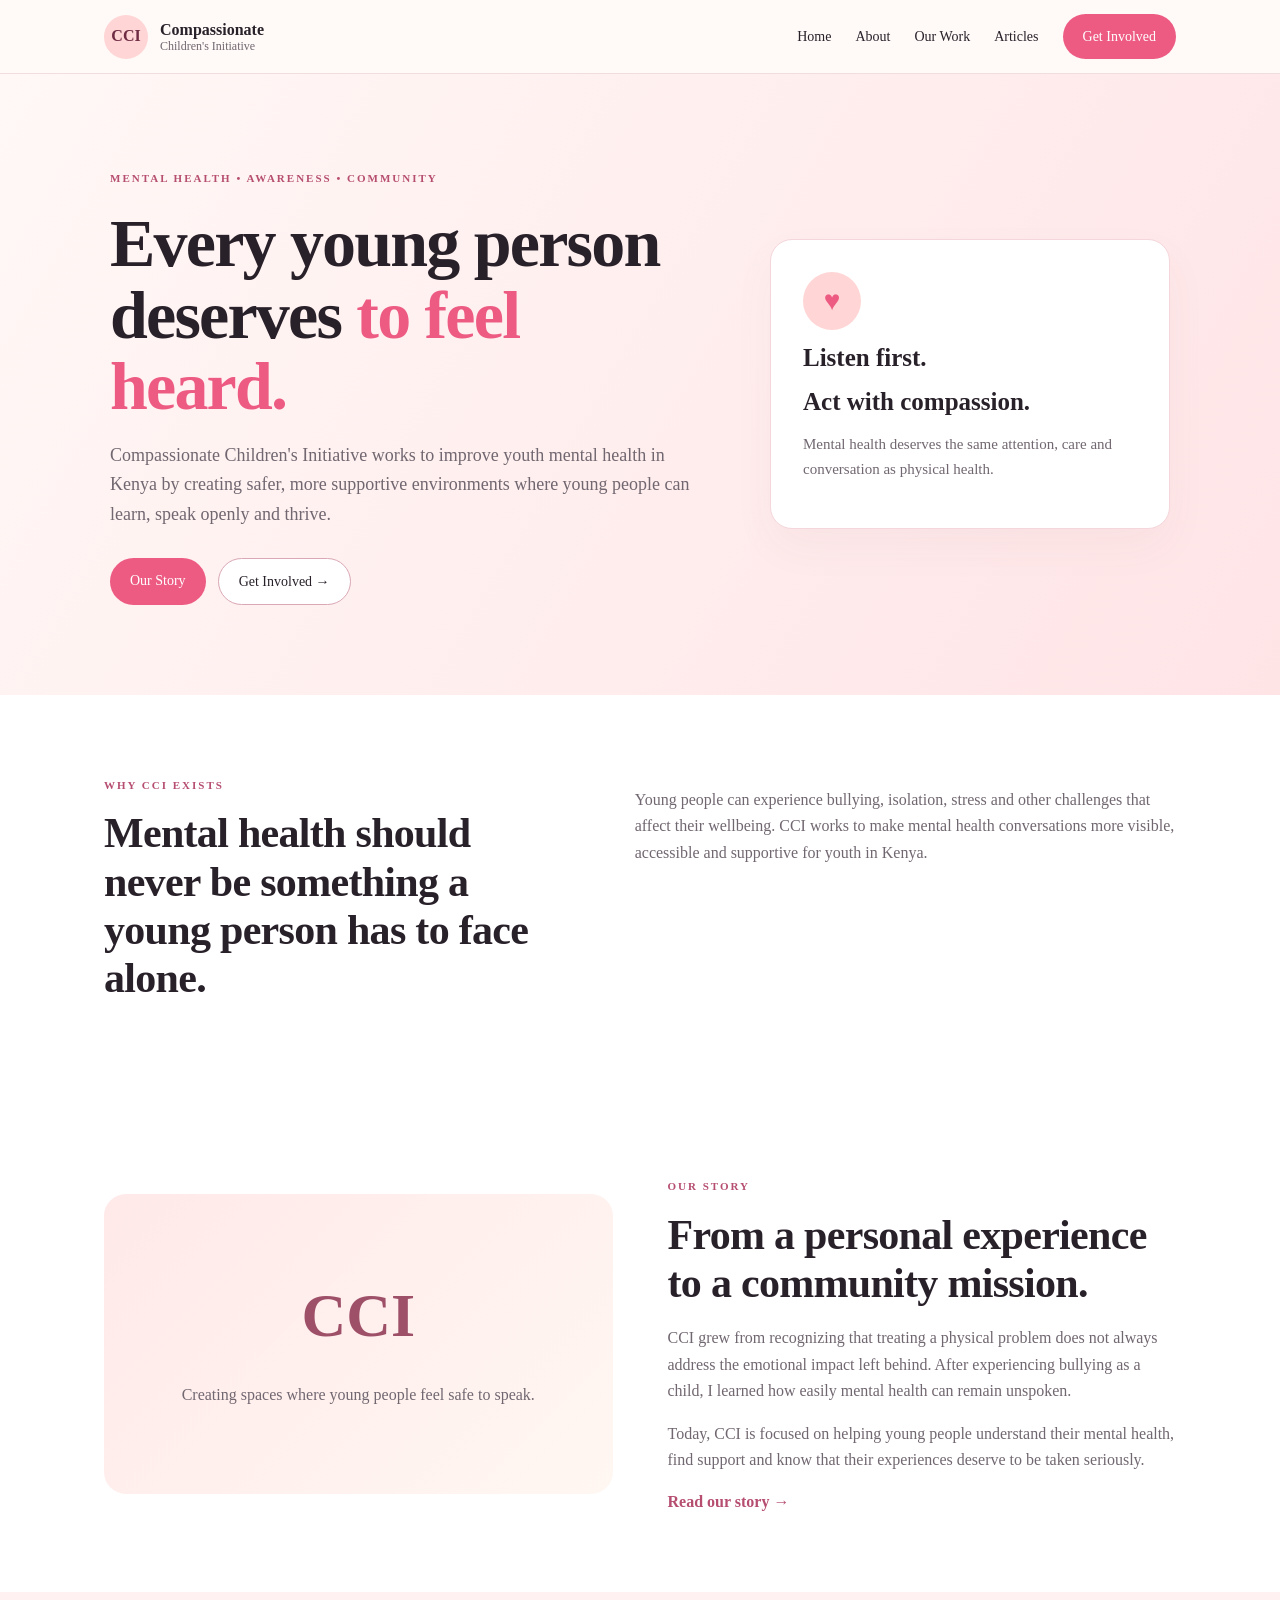
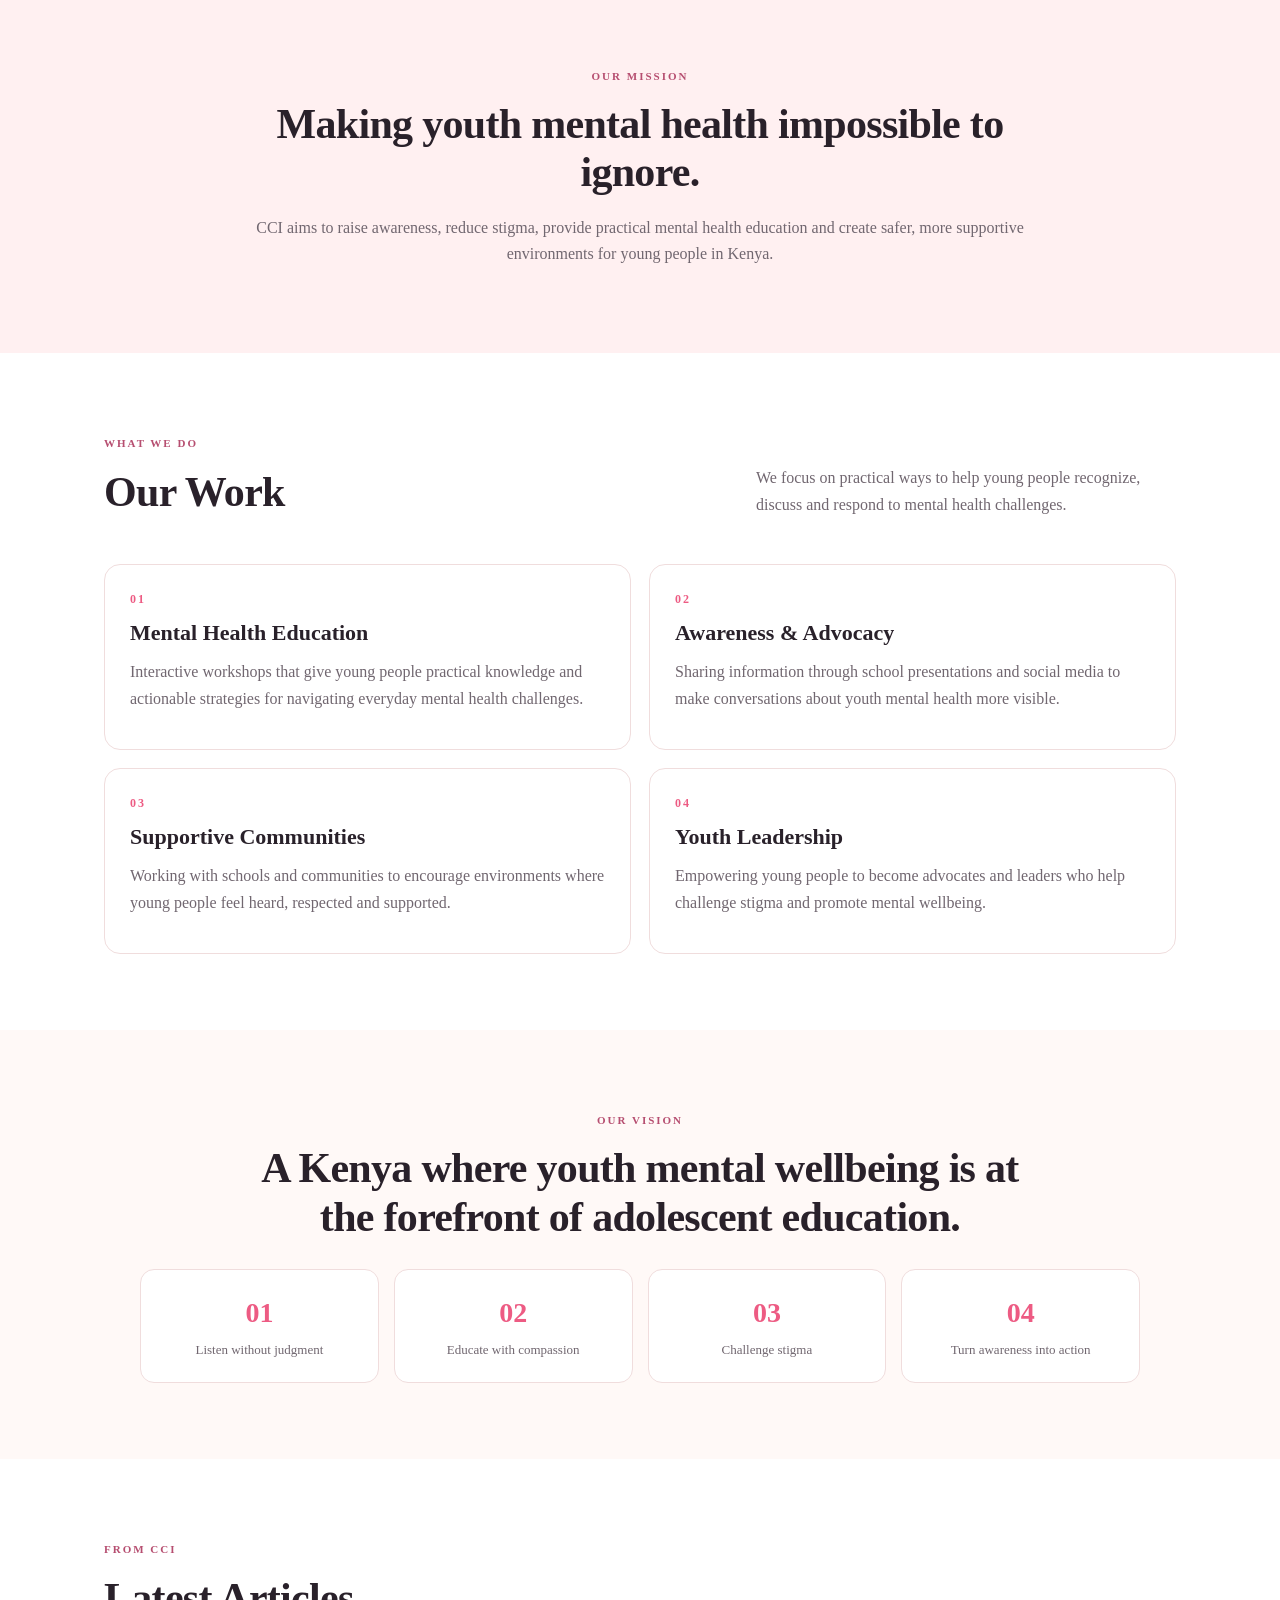
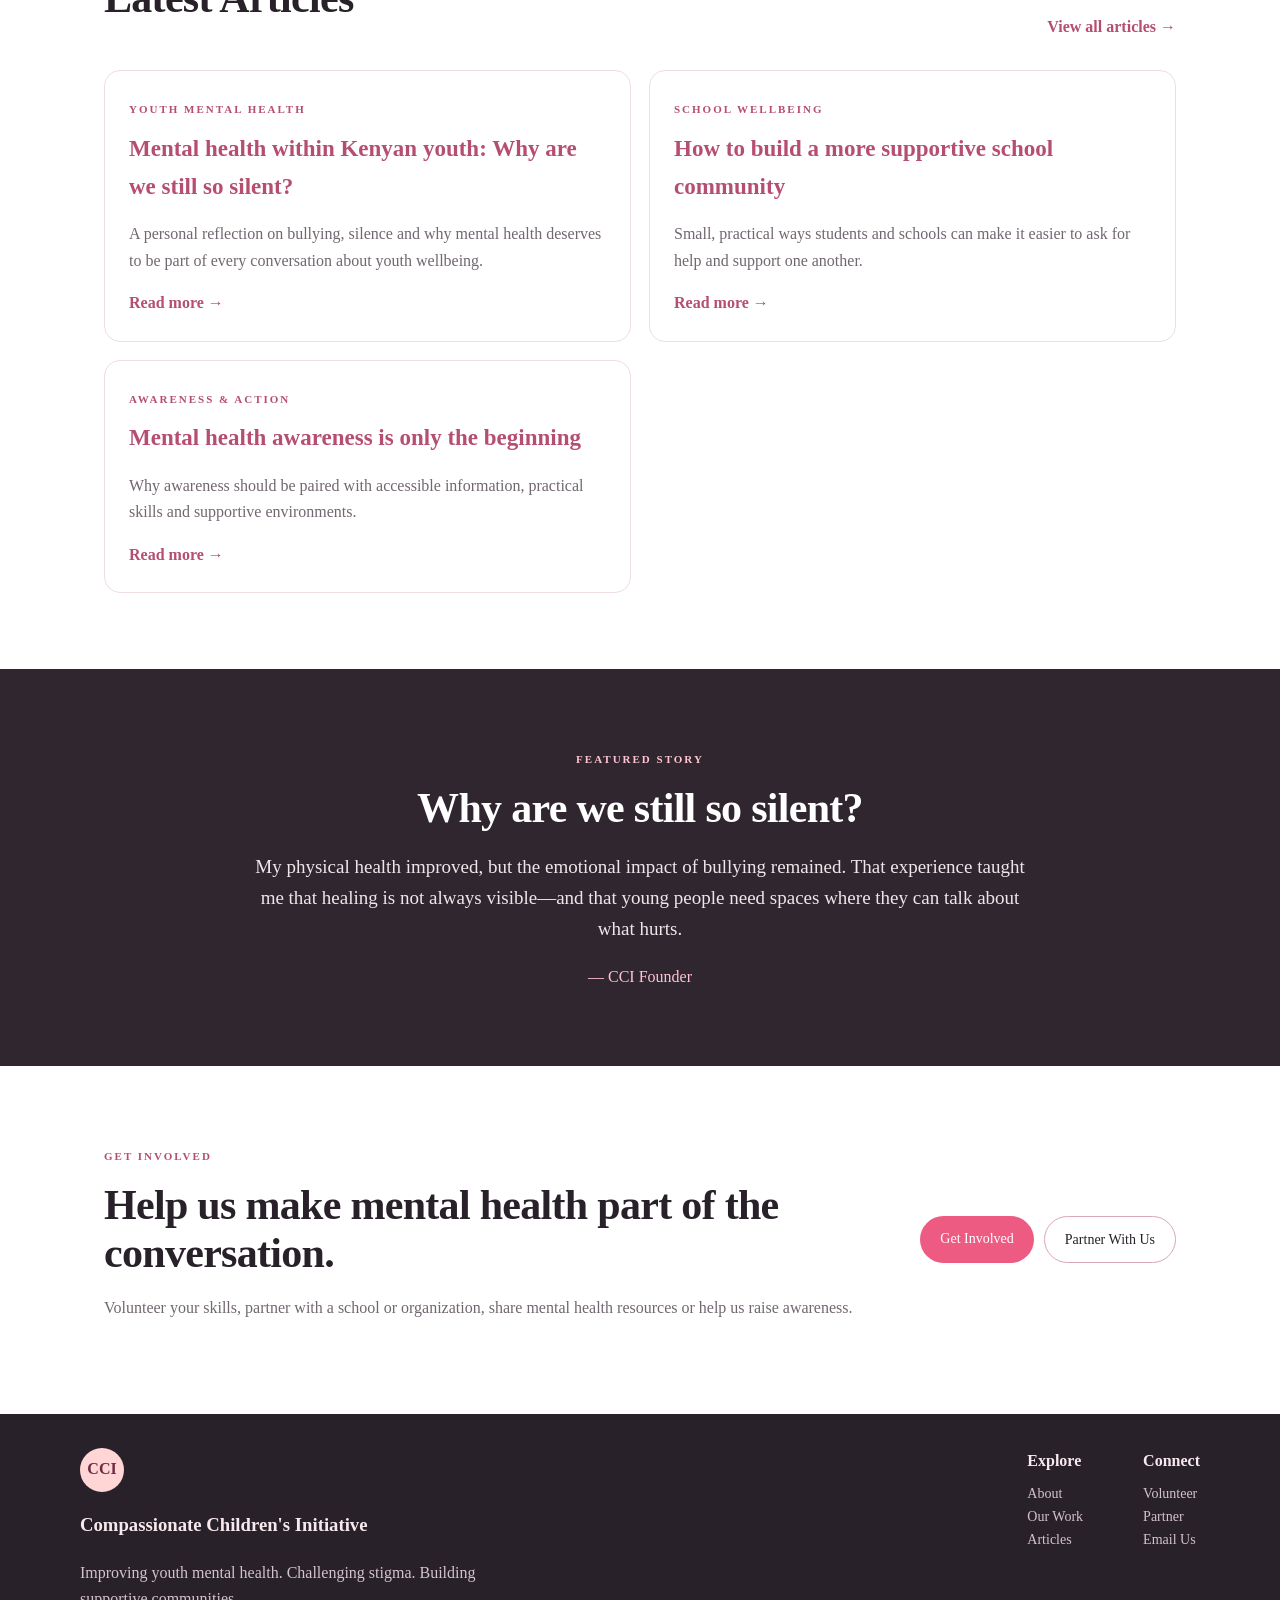
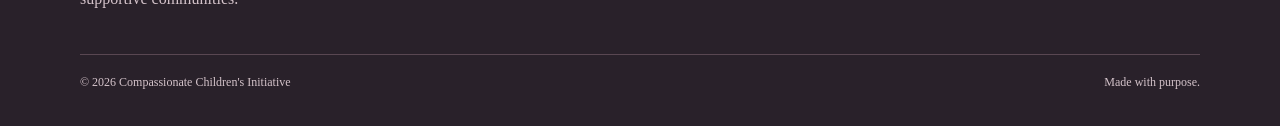
<file: index.html>
<!DOCTYPE html>
<html lang="en"><head><meta charset="UTF-8"><meta name="viewport" content="width=device-width,initial-scale=1.0">
<title>Compassionate Children's Initiative | Youth Mental Health in Kenya</title>
<meta name="description" content="CCI promotes youth mental health in Kenya through awareness, education, supportive environments and community action.">
<link rel="stylesheet" href="style.css"></head><body>
<header class="navbar"><div class="nav-container"><a href="index.html" class="logo"><span>CCI</span><div><strong>Compassionate</strong><small>Children's Initiative</small></div></a><button class="menu-toggle" id="menuToggle">☰</button><nav id="navMenu"><a href="index.html">Home</a><a href="about.html">About</a><a href="programs.html">Our Work</a><a href="articles.html">Articles</a><a href="get-involved.html" class="nav-button">Get Involved</a></nav></div></header>
<main>
<section class="hero"><div class="hero-content"><span class="eyebrow">MENTAL HEALTH • AWARENESS • COMMUNITY</span><h1>Every young person deserves <span>to feel heard.</span></h1><p>Compassionate Children's Initiative works to improve youth mental health in Kenya by creating safer, more supportive environments where young people can learn, speak openly and thrive.</p><div class="hero-buttons"><a href="about.html" class="button primary">Our Story</a><a href="get-involved.html" class="button secondary">Get Involved →</a></div></div><div class="hero-card"><div class="hero-circle">♥</div><h3>Listen first.</h3><h3>Act with compassion.</h3><p>Mental health deserves the same attention, care and conversation as physical health.</p></div></section>

<section class="intro"><div><span class="section-label">WHY CCI EXISTS</span><h2>Mental health should never be something a young person has to face alone.</h2></div><p>Young people can experience bullying, isolation, stress and other challenges that affect their wellbeing. CCI works to make mental health conversations more visible, accessible and supportive for youth in Kenya.</p></section>

<section class="section about"><div class="section-image"><div class="image-placeholder"><span>CCI</span><p>Creating spaces where young people feel safe to speak.</p></div></div><div class="about-content"><span class="section-label">OUR STORY</span><h2>From a personal experience to a community mission.</h2><p>CCI grew from recognizing that treating a physical problem does not always address the emotional impact left behind. After experiencing bullying as a child, I learned how easily mental health can remain unspoken.</p><p>Today, CCI is focused on helping young people understand their mental health, find support and know that their experiences deserve to be taken seriously.</p><a href="about.html" class="text-link">Read our story →</a></div></section>

<section class="mission"><div class="mission-content"><span class="section-label">OUR MISSION</span><h2>Making youth mental health impossible to ignore.</h2><p>CCI aims to raise awareness, reduce stigma, provide practical mental health education and create safer, more supportive environments for young people in Kenya.</p></div></section>

<section class="section"><div class="section-heading"><div><span class="section-label">WHAT WE DO</span><h2>Our Work</h2></div><p>We focus on practical ways to help young people recognize, discuss and respond to mental health challenges.</p></div><div class="program-grid"><article class="program-card"><div class="program-number">01</div><h3>Mental Health Education</h3><p>Interactive workshops that give young people practical knowledge and actionable strategies for navigating everyday mental health challenges.</p></article><article class="program-card"><div class="program-number">02</div><h3>Awareness & Advocacy</h3><p>Sharing information through school presentations and social media to make conversations about youth mental health more visible.</p></article><article class="program-card"><div class="program-number">03</div><h3>Supportive Communities</h3><p>Working with schools and communities to encourage environments where young people feel heard, respected and supported.</p></article><article class="program-card"><div class="program-number">04</div><h3>Youth Leadership</h3><p>Empowering young people to become advocates and leaders who help challenge stigma and promote mental wellbeing.</p></article></div></section>

<section class="impact"><div class="impact-heading"><span class="section-label">OUR VISION</span><h2>A Kenya where youth mental wellbeing is at the forefront of adolescent education.</h2></div><div class="stats"><div class="stat"><strong>01</strong><span>Listen without judgment</span></div><div class="stat"><strong>02</strong><span>Educate with compassion</span></div><div class="stat"><strong>03</strong><span>Challenge stigma</span></div><div class="stat"><strong>04</strong><span>Turn awareness into action</span></div></div></section>

<section class="section"><div class="section-heading"><div><span class="section-label">FROM CCI</span><h2>Latest Articles</h2></div><a href="articles.html" class="text-link">View all articles →</a></div><div class="article-grid" id="latestArticles"></div></section>

<section class="story"><div class="story-text"><span class="section-label">FEATURED STORY</span><h2>Why are we still so silent?</h2><p>My physical health improved, but the emotional impact of bullying remained. That experience taught me that healing is not always visible—and that young people need spaces where they can talk about what hurts.</p><span class="story-author">— CCI Founder</span></div></section>

<section class="get-involved"><div><span class="section-label">GET INVOLVED</span><h2>Help us make mental health part of the conversation.</h2><p>Volunteer your skills, partner with a school or organization, share mental health resources or help us raise awareness.</p></div><div class="involvement-buttons"><a href="get-involved.html" class="button primary">Get Involved</a><a href="get-involved.html" class="button secondary">Partner With Us</a></div></section>
</main>
<footer><div class="footer-main"><div class="footer-brand"><div class="footer-logo">CCI</div><h3>Compassionate Children's Initiative</h3><p>Improving youth mental health. Challenging stigma. Building supportive communities.</p></div><div class="footer-links"><div><h4>Explore</h4><a href="about.html">About</a><a href="programs.html">Our Work</a><a href="articles.html">Articles</a></div><div><h4>Connect</h4><a href="get-involved.html">Volunteer</a><a href="get-involved.html">Partner</a><a href="mailto:cci@example.com">Email Us</a></div></div></div><div class="footer-bottom"><span>© 2026 Compassionate Children's Initiative</span><span>Made with purpose.</span></div></footer>
<script src="articles.js"></script><script src="script.js"></script></body></html>
</file>
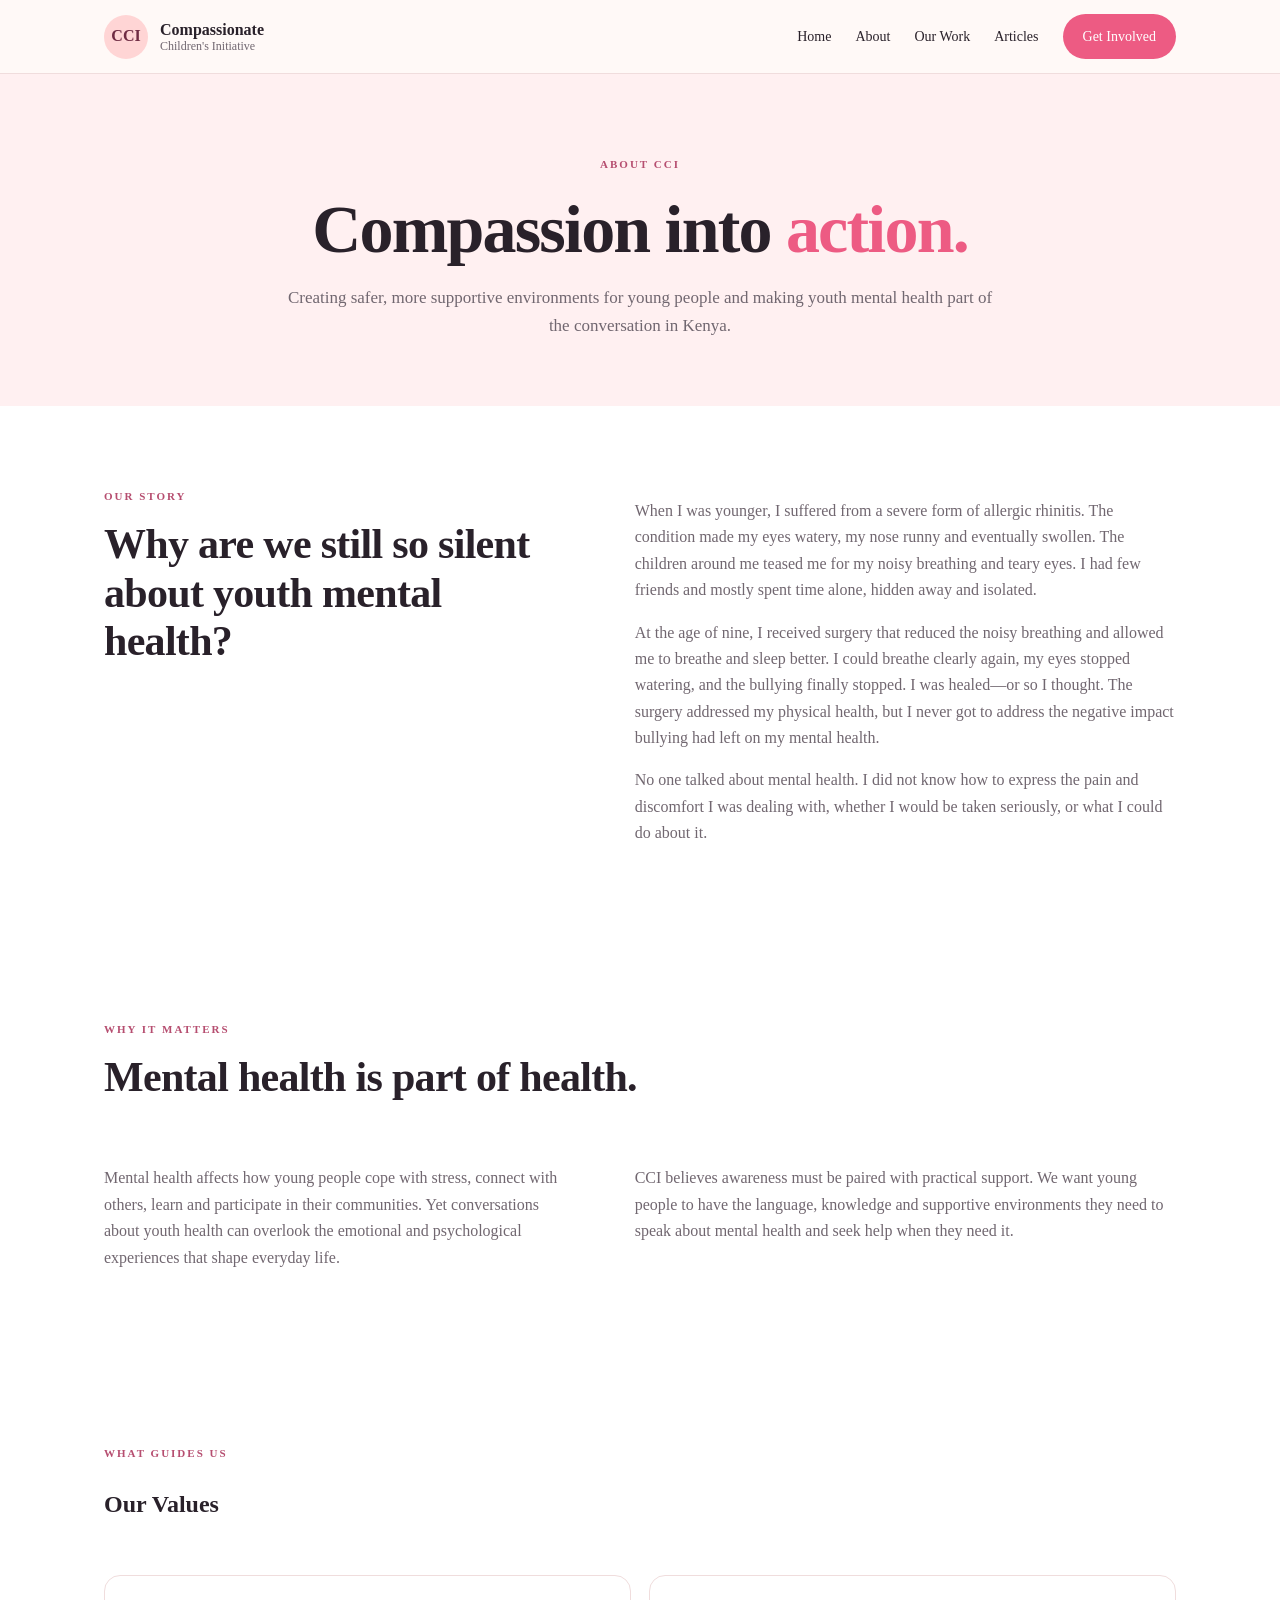
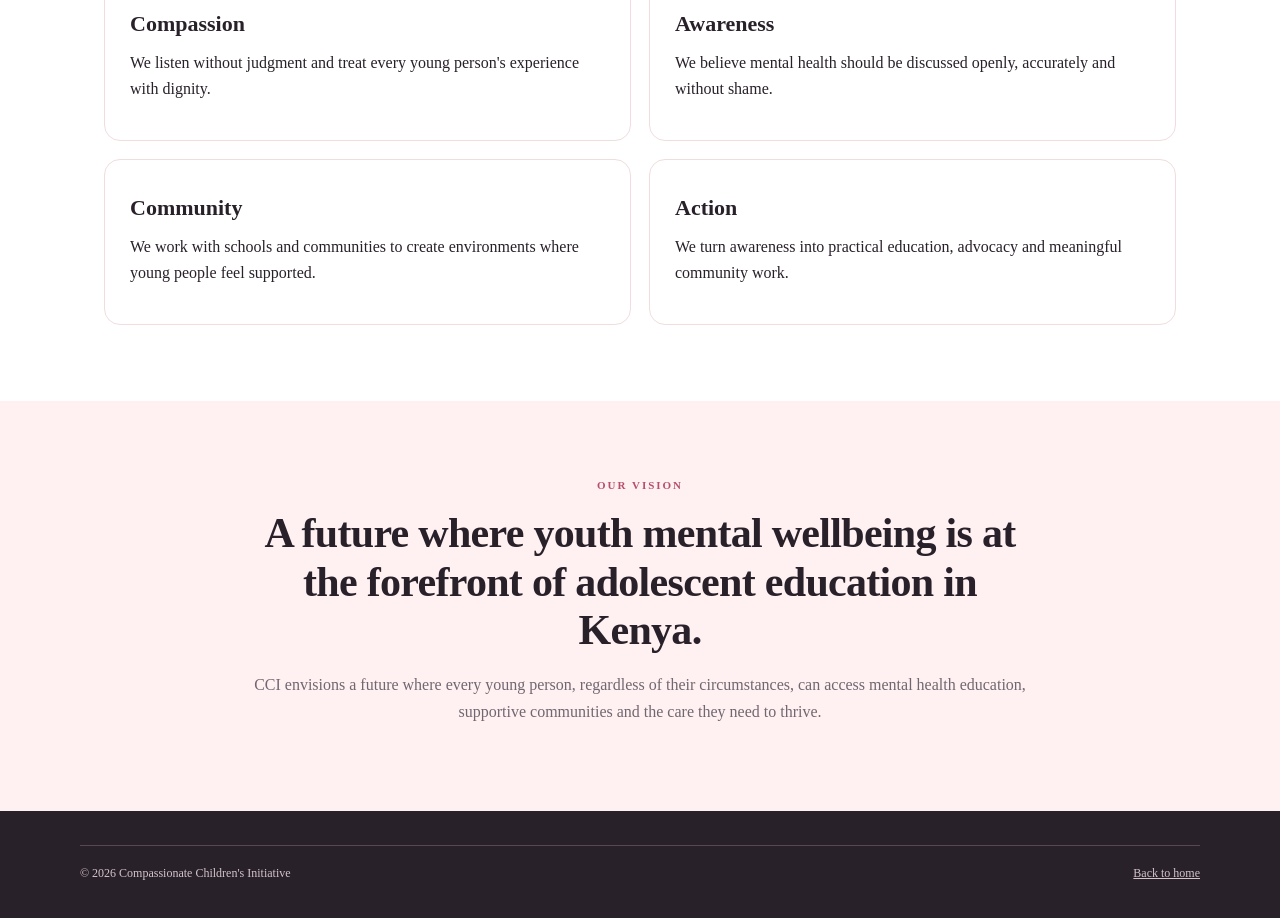
<file: about (1).html>
<!DOCTYPE html><html lang="en"><head><meta charset="UTF-8"><meta name="viewport" content="width=device-width,initial-scale=1.0"><title>About Us | CCI</title><link rel="stylesheet" href="style.css"></head><body>
<header class="navbar"><div class="nav-container"><a href="index.html" class="logo"><span>CCI</span><div><strong>Compassionate</strong><small>Children's Initiative</small></div></a><button class="menu-toggle" id="menuToggle">☰</button><nav id="navMenu"><a href="index.html">Home</a><a href="about.html">About</a><a href="programs.html">Our Work</a><a href="articles.html">Articles</a><a href="get-involved.html" class="nav-button">Get Involved</a></nav></div></header>
<main><section class="page-hero"><span class="eyebrow">ABOUT CCI</span><h1>Compassion into <span>action.</span></h1><p>Creating safer, more supportive environments for young people and making youth mental health part of the conversation in Kenya.</p></section>

<section class="section two-col"><div><span class="section-label">OUR STORY</span><h2>Why are we still so silent about youth mental health?</h2></div><div>
<p>When I was younger, I suffered from a severe form of allergic rhinitis. The condition made my eyes watery, my nose runny and eventually swollen. The children around me teased me for my noisy breathing and teary eyes. I had few friends and mostly spent time alone, hidden away and isolated.</p>
<p>At the age of nine, I received surgery that reduced the noisy breathing and allowed me to breathe and sleep better. I could breathe clearly again, my eyes stopped watering, and the bullying finally stopped. I was healed—or so I thought. The surgery addressed my physical health, but I never got to address the negative impact bullying had left on my mental health.</p>
<p>No one talked about mental health. I did not know how to express the pain and discomfort I was dealing with, whether I would be taken seriously, or what I could do about it.</p>
</div></section>

<section class="section"><div class="section-heading"><div><span class="section-label">WHY IT MATTERS</span><h2>Mental health is part of health.</h2></div></div><div class="two-col"><div><p>Mental health affects how young people cope with stress, connect with others, learn and participate in their communities. Yet conversations about youth health can overlook the emotional and psychological experiences that shape everyday life.</p></div><div><p>CCI believes awareness must be paired with practical support. We want young people to have the language, knowledge and supportive environments they need to speak about mental health and seek help when they need it.</p></div></div></section>

<section class="values"><div class="section-heading"><div><span class="section-label">WHAT GUIDES US</span><h2>Our Values</h2></div></div><div class="program-grid"><article class="program-card"><h3>Compassion</h3><p>We listen without judgment and treat every young person's experience with dignity.</p></article><article class="program-card"><h3>Awareness</h3><p>We believe mental health should be discussed openly, accurately and without shame.</p></article><article class="program-card"><h3>Community</h3><p>We work with schools and communities to create environments where young people feel supported.</p></article><article class="program-card"><h3>Action</h3><p>We turn awareness into practical education, advocacy and meaningful community work.</p></article></div></section>

<section class="mission"><div class="mission-content"><span class="section-label">OUR VISION</span><h2>A future where youth mental wellbeing is at the forefront of adolescent education in Kenya.</h2><p>CCI envisions a future where every young person, regardless of their circumstances, can access mental health education, supportive communities and the care they need to thrive.</p></div></section></main>
<footer><div class="footer-bottom"><span>© 2026 Compassionate Children's Initiative</span><a href="index.html">Back to home</a></div></footer><script src="script.js"></script></body></html>
</file>
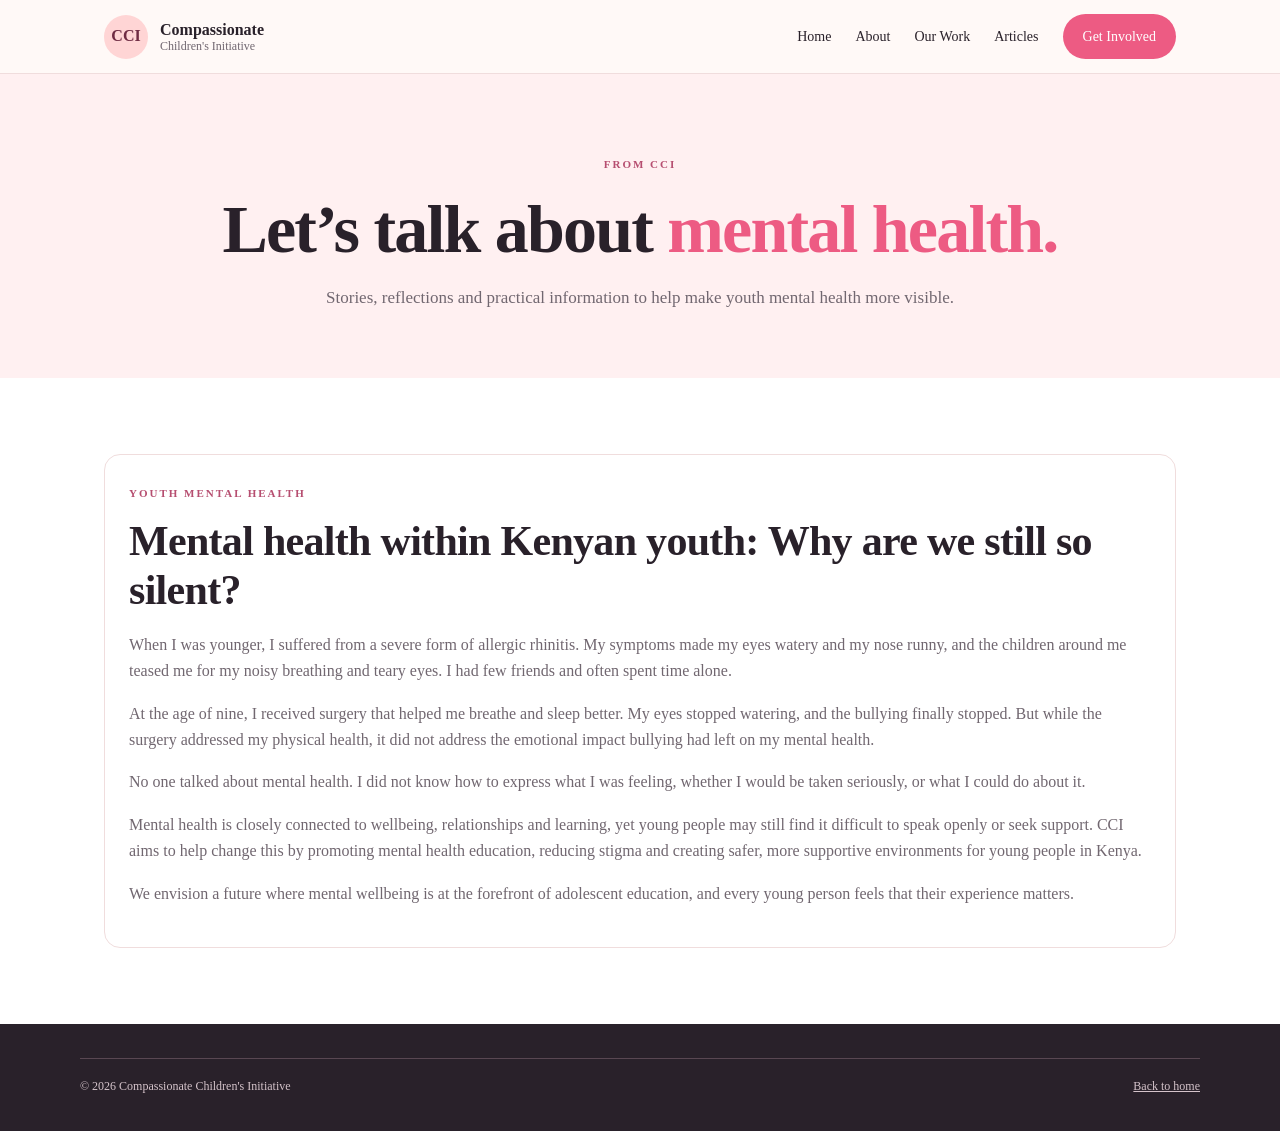
<file: articles (1).html>
<!DOCTYPE html><html lang="en"><head><meta charset="UTF-8"><meta name="viewport" content="width=device-width,initial-scale=1"><title>Articles | CCI</title><link rel="stylesheet" href="style.css"></head><body><header class="navbar"><div class="nav-container"><a href="index.html" class="logo"><span>CCI</span><div><strong>Compassionate</strong><small>Children's Initiative</small></div></a><button class="menu-toggle" id="menuToggle">☰</button><nav id="navMenu"><a href="index.html">Home</a><a href="about.html">About</a><a href="programs.html">Our Work</a><a href="articles.html">Articles</a><a href="get-involved.html" class="nav-button">Get Involved</a></nav></div></header><main><section class="page-hero"><span class="eyebrow">FROM CCI</span><h1>Let’s talk about <span>mental health.</span></h1><p>Stories, reflections and practical information to help make youth mental health more visible.</p></section><section class="section"><article class="article-card"><span class="section-label">YOUTH MENTAL HEALTH</span><h2>Mental health within Kenyan youth: Why are we still so silent?</h2><p>When I was younger, I suffered from a severe form of allergic rhinitis. My symptoms made my eyes watery and my nose runny, and the children around me teased me for my noisy breathing and teary eyes. I had few friends and often spent time alone.</p><p>At the age of nine, I received surgery that helped me breathe and sleep better. My eyes stopped watering, and the bullying finally stopped. But while the surgery addressed my physical health, it did not address the emotional impact bullying had left on my mental health.</p><p>No one talked about mental health. I did not know how to express what I was feeling, whether I would be taken seriously, or what I could do about it.</p><p>Mental health is closely connected to wellbeing, relationships and learning, yet young people may still find it difficult to speak openly or seek support. CCI aims to help change this by promoting mental health education, reducing stigma and creating safer, more supportive environments for young people in Kenya.</p><p>We envision a future where mental wellbeing is at the forefront of adolescent education, and every young person feels that their experience matters.</p></article></section></main><footer><div class="footer-bottom"><span>© 2026 Compassionate Children's Initiative</span><a href="index.html">Back to home</a></div></footer><script src="script.js"></script></body></html>
</file>
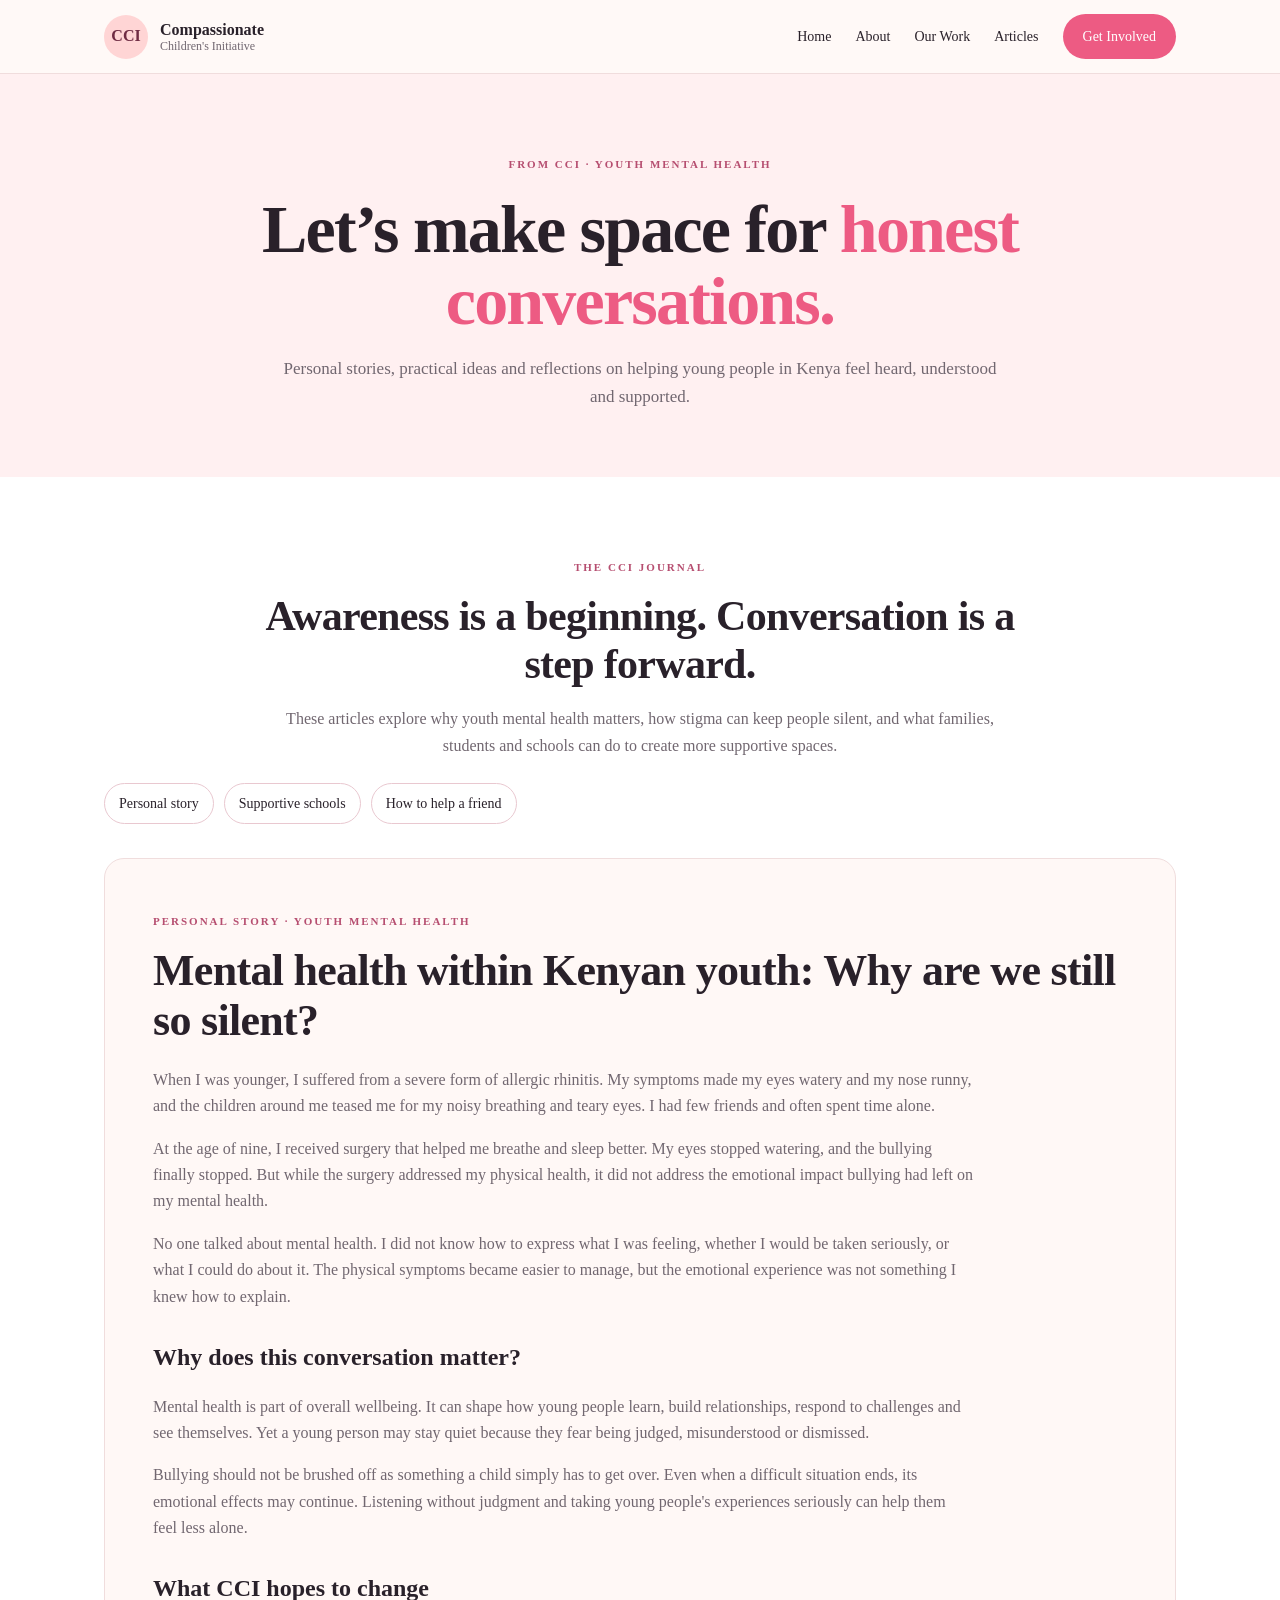
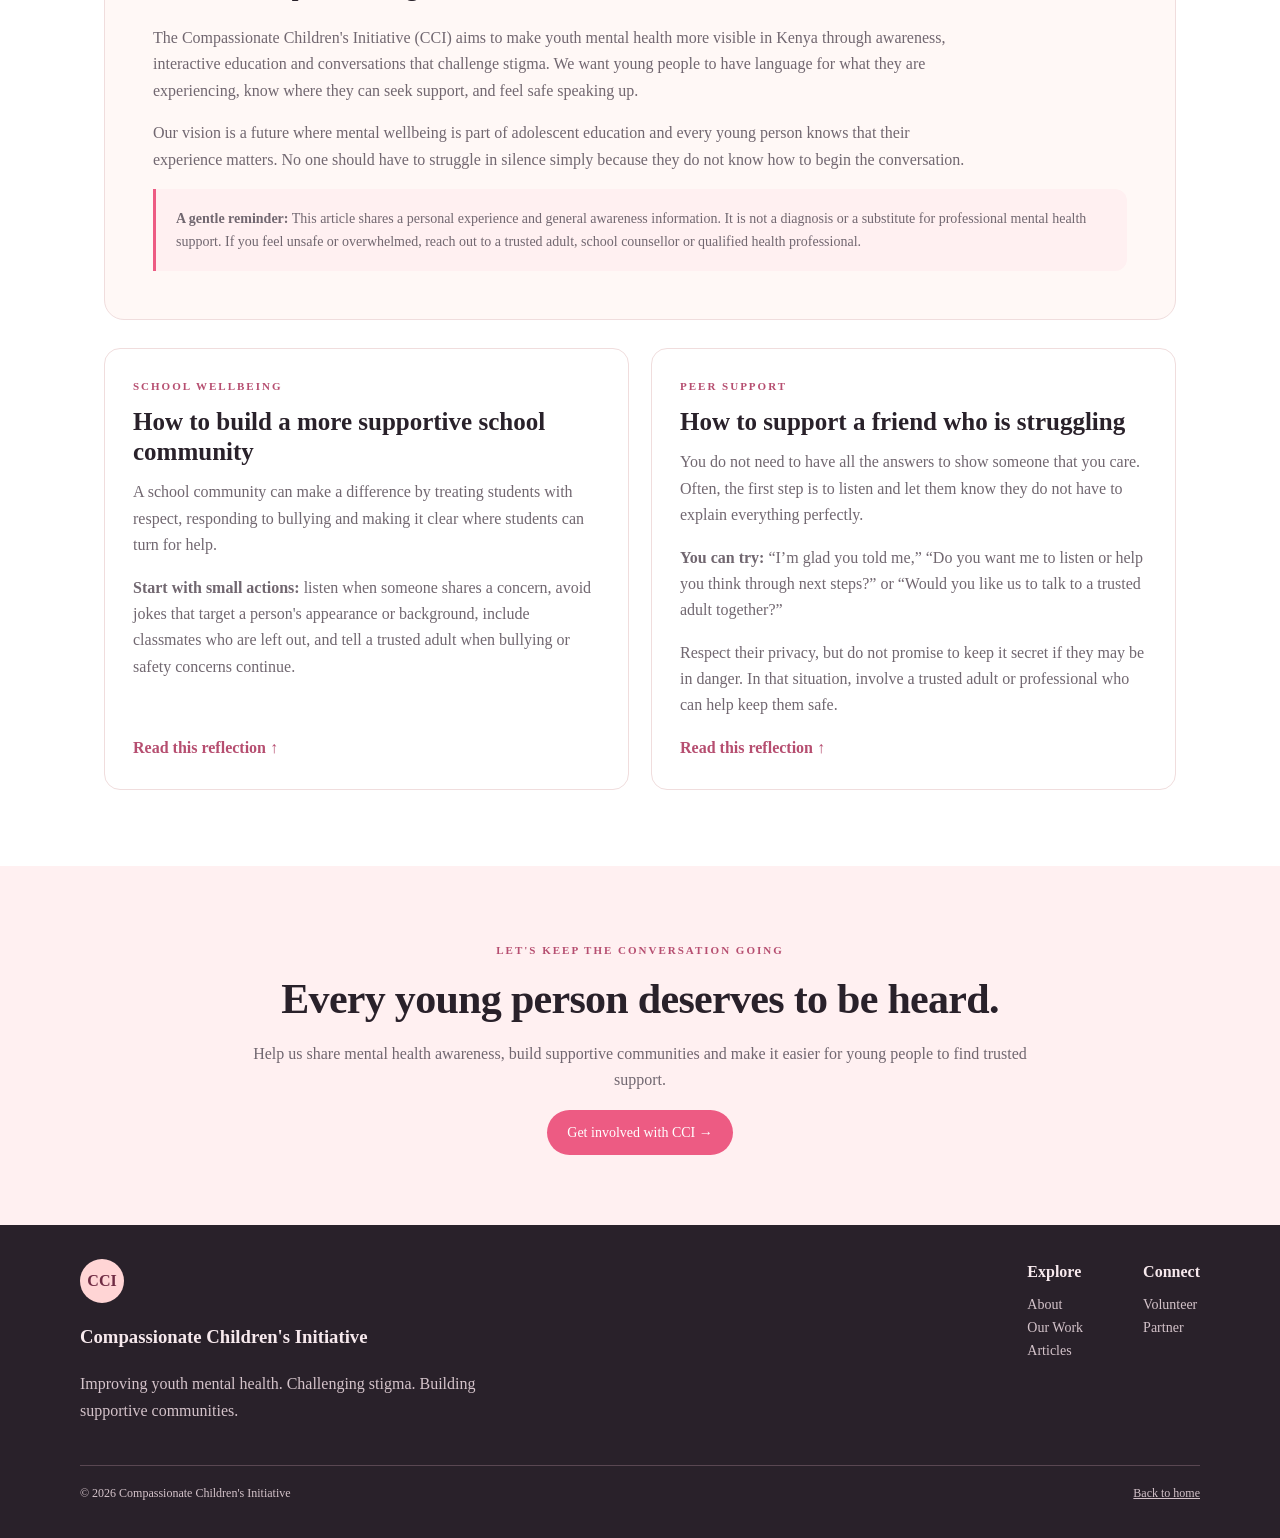
<file: articles (2).html>
<!DOCTYPE html>
<html lang="en">
<head>
  <meta charset="UTF-8">
  <meta name="viewport" content="width=device-width, initial-scale=1.0">
  <title>Articles & Resources | Compassionate Children's Initiative</title>
  <meta name="description" content="Stories, practical guidance and conversations about youth mental health in Kenya from Compassionate Children's Initiative.">
  <link rel="stylesheet" href="style.css">
  <style>
    .articles-intro{max-width:760px;margin:0 auto;text-align:center}
    .article-list{display:grid;grid-template-columns:repeat(2,minmax(0,1fr));gap:22px}
    .article-card{height:100%;display:flex;flex-direction:column;align-items:flex-start;padding:28px}
    .article-card h2,.article-card h3{font-size:25px;line-height:1.2;margin:12px 0}
    .article-card p{margin:0 0 16px}
    .article-card .read-link{margin-top:auto;color:#b64e70;font-weight:bold;text-decoration:none}
    .article-feature{background:#fff8f6;border:1px solid var(--line);border-radius:20px;padding:clamp(24px,5vw,48px);margin-bottom:28px}
    .article-feature h2{font-size:clamp(30px,4vw,44px);line-height:1.15;margin:12px 0 20px}
    .article-feature p{max-width:820px;color:var(--muted)}
    .article-feature h3{font-size:24px;margin:28px 0 8px}
    .resource-note{padding:18px 20px;border-left:3px solid var(--hot);background:#fff0f1;border-radius:0 12px 12px 0;color:var(--muted);font-size:14px}
    .article-nav{display:flex;gap:10px;flex-wrap:wrap;margin:24px 0 34px}
    .article-nav a{border:1px solid #e9c8d0;border-radius:999px;padding:8px 14px;text-decoration:none;font-size:14px}
    .article-nav a:hover{background:#fff0f1}
    @media(max-width:760px){.article-list{grid-template-columns:1fr}}
  </style>
</head>
<body>
  <header class="navbar">
    <div class="nav-container">
      <a href="index.html" class="logo"><span>CCI</span><div><strong>Compassionate</strong><small>Children's Initiative</small></div></a>
      <button class="menu-toggle" id="menuToggle" aria-label="Open navigation" aria-expanded="false">☰</button>
      <nav id="navMenu" aria-label="Main navigation">
        <a href="index.html">Home</a><a href="about.html">About</a><a href="programs.html">Our Work</a><a href="articles.html" aria-current="page">Articles</a><a href="get-involved.html" class="nav-button">Get Involved</a>
      </nav>
    </div>
  </header>

  <main>
    <section class="page-hero">
      <span class="eyebrow">FROM CCI · YOUTH MENTAL HEALTH</span>
      <h1>Let’s make space for <span>honest conversations.</span></h1>
      <p>Personal stories, practical ideas and reflections on helping young people in Kenya feel heard, understood and supported.</p>
    </section>

    <section class="section">
      <div class="articles-intro">
        <span class="section-label">THE CCI JOURNAL</span>
        <h2>Awareness is a beginning. Conversation is a step forward.</h2>
        <p>These articles explore why youth mental health matters, how stigma can keep people silent, and what families, students and schools can do to create more supportive spaces.</p>
      </div>
      <nav class="article-nav" aria-label="Jump to an article">
        <a href="#featured">Personal story</a><a href="#supportive-schools">Supportive schools</a><a href="#how-to-help">How to help a friend</a>
      </nav>

      <article class="article-feature" id="featured">
        <span class="section-label">PERSONAL STORY · YOUTH MENTAL HEALTH</span>
        <h2>Mental health within Kenyan youth: Why are we still so silent?</h2>
        <p>When I was younger, I suffered from a severe form of allergic rhinitis. My symptoms made my eyes watery and my nose runny, and the children around me teased me for my noisy breathing and teary eyes. I had few friends and often spent time alone.</p>
        <p>At the age of nine, I received surgery that helped me breathe and sleep better. My eyes stopped watering, and the bullying finally stopped. But while the surgery addressed my physical health, it did not address the emotional impact bullying had left on my mental health.</p>
        <p>No one talked about mental health. I did not know how to express what I was feeling, whether I would be taken seriously, or what I could do about it. The physical symptoms became easier to manage, but the emotional experience was not something I knew how to explain.</p>
        <h3>Why does this conversation matter?</h3>
        <p>Mental health is part of overall wellbeing. It can shape how young people learn, build relationships, respond to challenges and see themselves. Yet a young person may stay quiet because they fear being judged, misunderstood or dismissed.</p>
        <p>Bullying should not be brushed off as something a child simply has to get over. Even when a difficult situation ends, its emotional effects may continue. Listening without judgment and taking young people's experiences seriously can help them feel less alone.</p>
        <h3>What CCI hopes to change</h3>
        <p>The Compassionate Children's Initiative (CCI) aims to make youth mental health more visible in Kenya through awareness, interactive education and conversations that challenge stigma. We want young people to have language for what they are experiencing, know where they can seek support, and feel safe speaking up.</p>
        <p>Our vision is a future where mental wellbeing is part of adolescent education and every young person knows that their experience matters. No one should have to struggle in silence simply because they do not know how to begin the conversation.</p>
        <div class="resource-note"><strong>A gentle reminder:</strong> This article shares a personal experience and general awareness information. It is not a diagnosis or a substitute for professional mental health support. If you feel unsafe or overwhelmed, reach out to a trusted adult, school counsellor or qualified health professional.</div>
      </article>

      <div class="article-list">
        <article class="article-card" id="supportive-schools">
          <span class="section-label">SCHOOL WELLBEING</span>
          <h3>How to build a more supportive school community</h3>
          <p>A school community can make a difference by treating students with respect, responding to bullying and making it clear where students can turn for help.</p>
          <p><strong>Start with small actions:</strong> listen when someone shares a concern, avoid jokes that target a person's appearance or background, include classmates who are left out, and tell a trusted adult when bullying or safety concerns continue.</p>
          <a class="read-link" href="#supportive-schools">Read this reflection ↑</a>
        </article>
        <article class="article-card" id="how-to-help">
          <span class="section-label">PEER SUPPORT</span>
          <h3>How to support a friend who is struggling</h3>
          <p>You do not need to have all the answers to show someone that you care. Often, the first step is to listen and let them know they do not have to explain everything perfectly.</p>
          <p><strong>You can try:</strong> “I’m glad you told me,” “Do you want me to listen or help you think through next steps?” or “Would you like us to talk to a trusted adult together?”</p>
          <p>Respect their privacy, but do not promise to keep it secret if they may be in danger. In that situation, involve a trusted adult or professional who can help keep them safe.</p>
          <a class="read-link" href="#how-to-help">Read this reflection ↑</a>
        </article>
      </div>
    </section>

    <section class="mission"><div class="mission-content"><span class="section-label">LET'S KEEP THE CONVERSATION GOING</span><h2>Every young person deserves to be heard.</h2><p>Help us share mental health awareness, build supportive communities and make it easier for young people to find trusted support.</p><a class="button primary" href="get-involved.html">Get involved with CCI →</a></div></section>
  </main>

  <footer>
    <div class="footer-main"><div class="footer-brand"><div class="footer-logo">CCI</div><h3>Compassionate Children's Initiative</h3><p>Improving youth mental health. Challenging stigma. Building supportive communities.</p></div>
      <div class="footer-links"><div><h4>Explore</h4><a href="about.html">About</a><a href="programs.html">Our Work</a><a href="articles.html">Articles</a></div><div><h4>Connect</h4><a href="get-involved.html">Volunteer</a><a href="get-involved.html">Partner</a></div></div>
    </div>
    <div class="footer-bottom"><span>© 2026 Compassionate Children's Initiative</span><a href="index.html">Back to home</a></div>
  </footer>
  <script src="script.js"></script>
  <script>
    const toggle = document.getElementById('menuToggle');
    const menu = document.getElementById('navMenu');
    if (toggle && menu) toggle.addEventListener('click', () => toggle.setAttribute('aria-expanded', menu.classList.contains('open') ? 'false' : 'true'));
  </script>
</body>
</html>
</file>
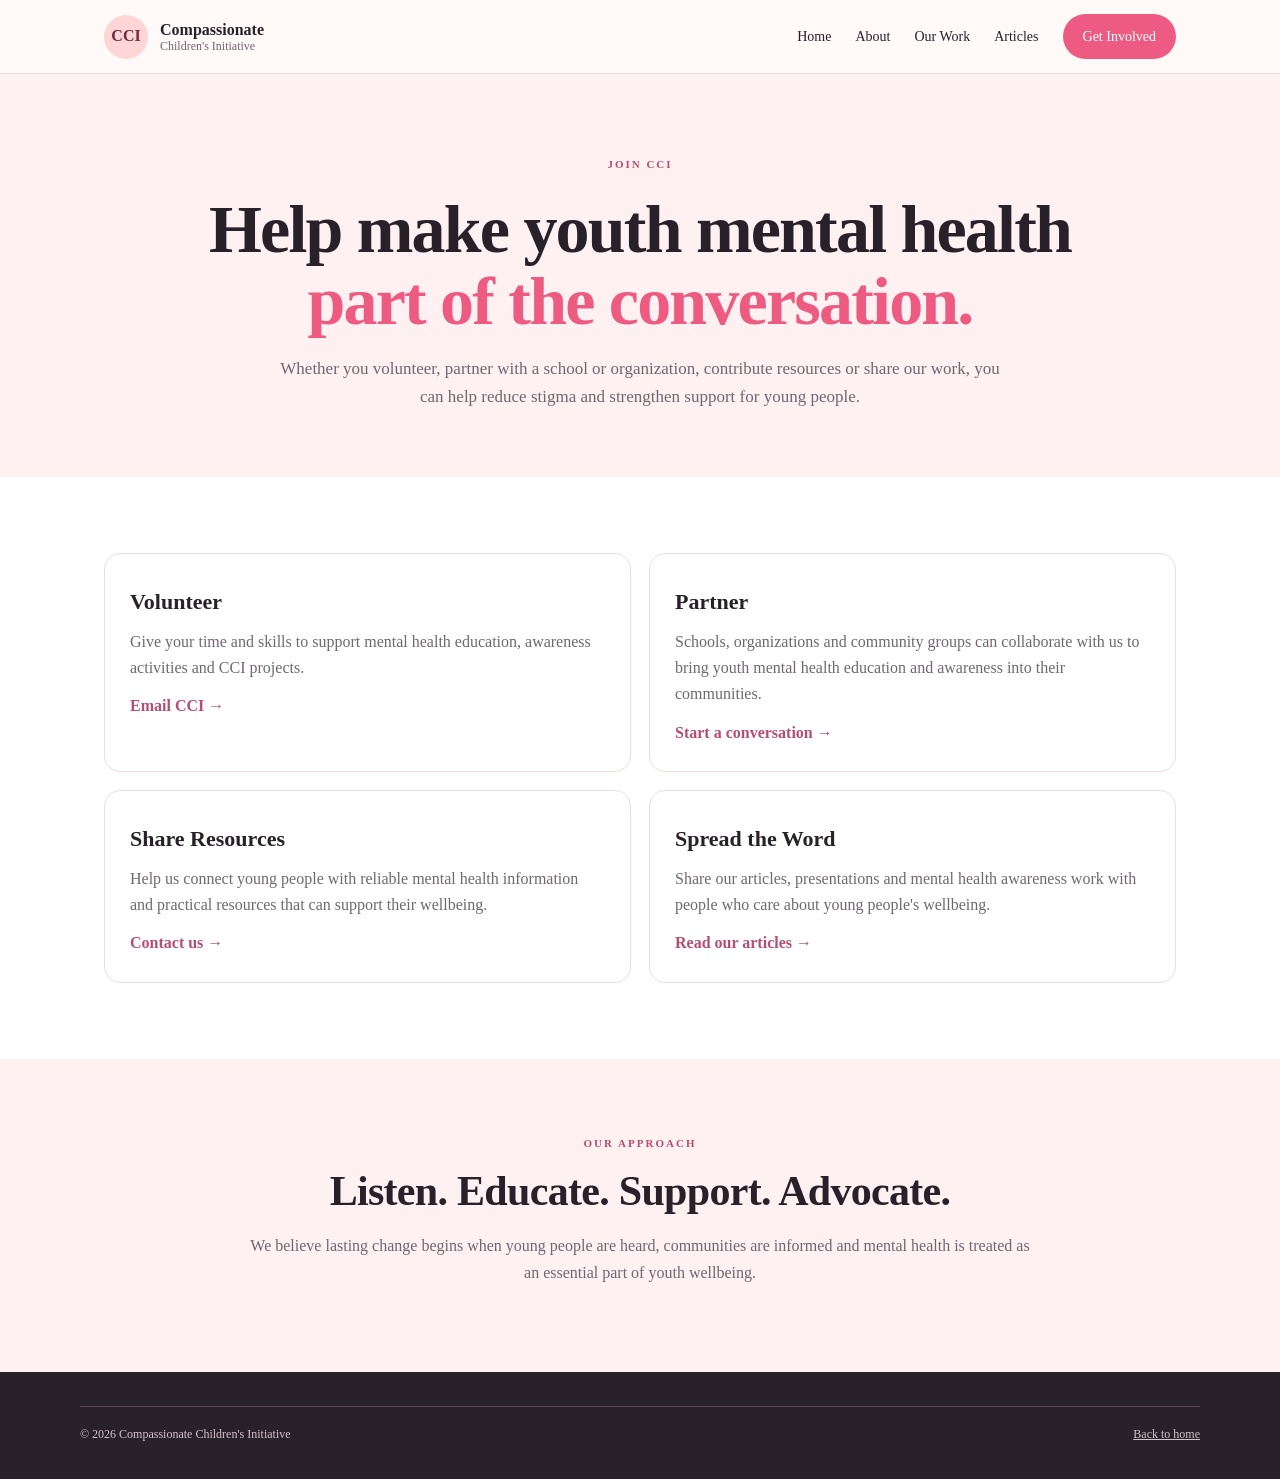
<file: get-involved (1).html>
<!DOCTYPE html><html lang="en"><head><meta charset="UTF-8"><meta name="viewport" content="width=device-width,initial-scale=1.0"><title>Get Involved | CCI</title><link rel="stylesheet" href="style.css"></head><body>
<header class="navbar"><div class="nav-container"><a href="index.html" class="logo"><span>CCI</span><div><strong>Compassionate</strong><small>Children's Initiative</small></div></a><button class="menu-toggle" id="menuToggle">☰</button><nav id="navMenu"><a href="index.html">Home</a><a href="about.html">About</a><a href="programs.html">Our Work</a><a href="articles.html">Articles</a><a href="get-involved.html" class="nav-button">Get Involved</a></nav></div></header>
<main><section class="page-hero"><span class="eyebrow">JOIN CCI</span><h1>Help make youth mental health <span>part of the conversation.</span></h1><p>Whether you volunteer, partner with a school or organization, contribute resources or share our work, you can help reduce stigma and strengthen support for young people.</p></section>
<section class="section"><div class="program-grid"><article class="program-card"><h3>Volunteer</h3><p>Give your time and skills to support mental health education, awareness activities and CCI projects.</p><a href="mailto:cci@example.com">Email CCI →</a></article><article class="program-card"><h3>Partner</h3><p>Schools, organizations and community groups can collaborate with us to bring youth mental health education and awareness into their communities.</p><a href="mailto:cci@example.com">Start a conversation →</a></article><article class="program-card"><h3>Share Resources</h3><p>Help us connect young people with reliable mental health information and practical resources that can support their wellbeing.</p><a href="mailto:cci@example.com">Contact us →</a></article><article class="program-card"><h3>Spread the Word</h3><p>Share our articles, presentations and mental health awareness work with people who care about young people's wellbeing.</p><a href="articles.html">Read our articles →</a></article></div></section>
<section class="mission"><div class="mission-content"><span class="section-label">OUR APPROACH</span><h2>Listen. Educate. Support. Advocate.</h2><p>We believe lasting change begins when young people are heard, communities are informed and mental health is treated as an essential part of youth wellbeing.</p></div></section></main>
<footer><div class="footer-bottom"><span>© 2026 Compassionate Children's Initiative</span><a href="index.html">Back to home</a></div></footer><script src="script.js"></script></body></html>
</file>
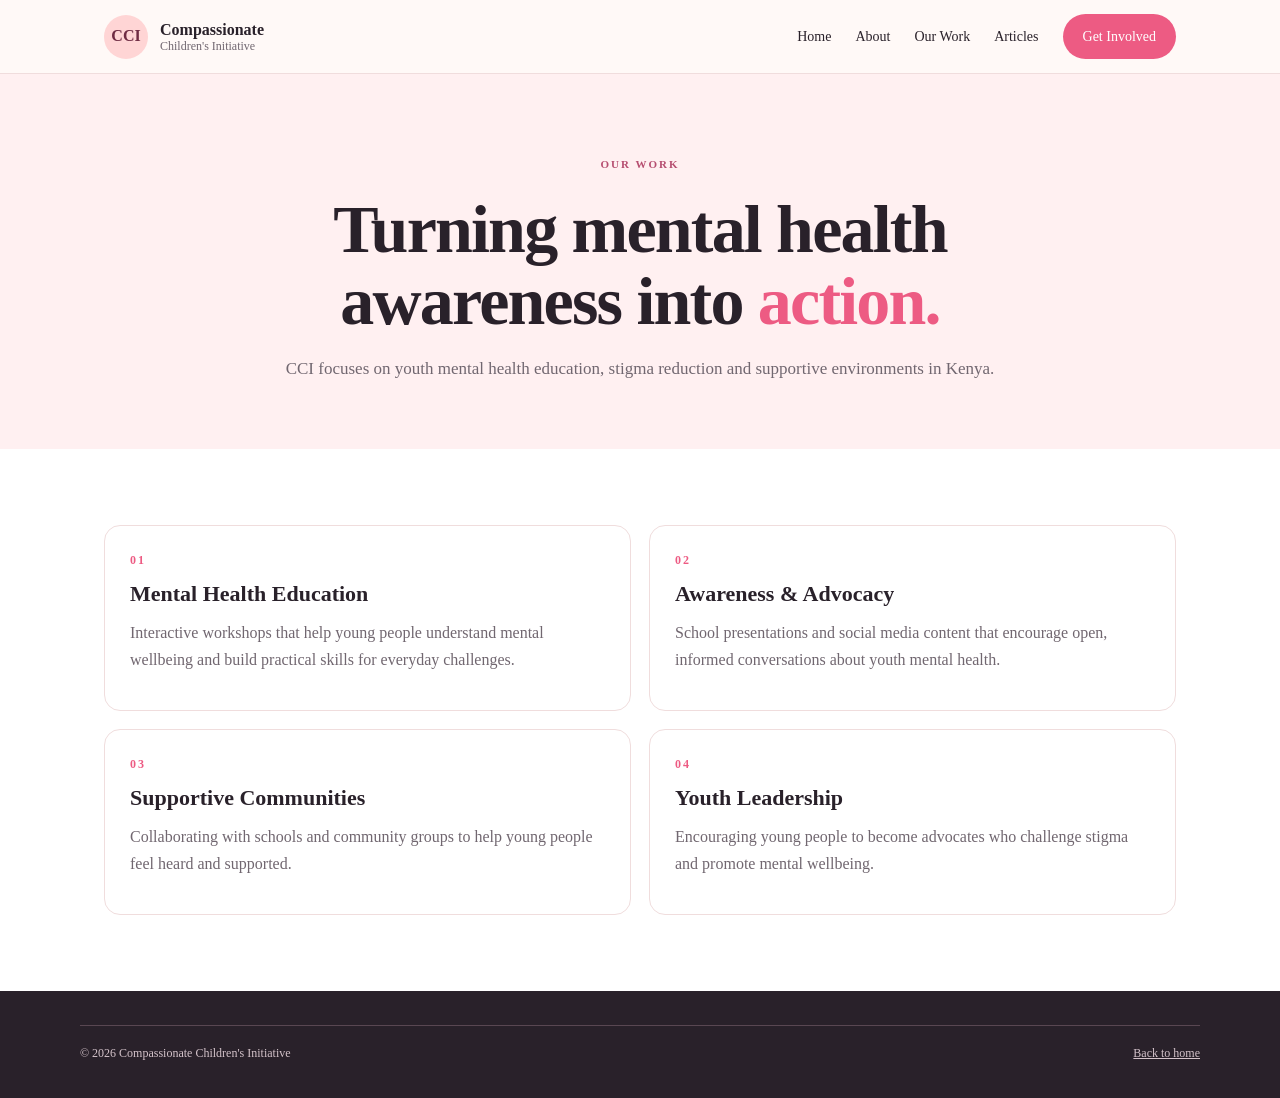
<file: programs (1).html>
<!DOCTYPE html><html lang="en"><head><meta charset="UTF-8"><meta name="viewport" content="width=device-width,initial-scale=1"><title>Our Work | CCI</title><link rel="stylesheet" href="style.css"></head><body><header class="navbar"><div class="nav-container"><a href="index.html" class="logo"><span>CCI</span><div><strong>Compassionate</strong><small>Children's Initiative</small></div></a><button class="menu-toggle" id="menuToggle">☰</button><nav id="navMenu"><a href="index.html">Home</a><a href="about.html">About</a><a href="programs.html">Our Work</a><a href="articles.html">Articles</a><a href="get-involved.html" class="nav-button">Get Involved</a></nav></div></header><main><section class="page-hero"><span class="eyebrow">OUR WORK</span><h1>Turning mental health awareness into <span>action.</span></h1><p>CCI focuses on youth mental health education, stigma reduction and supportive environments in Kenya.</p></section><section class="section"><div class="program-grid"><article class="program-card"><div class="program-number">01</div><h3>Mental Health Education</h3><p>Interactive workshops that help young people understand mental wellbeing and build practical skills for everyday challenges.</p></article><article class="program-card"><div class="program-number">02</div><h3>Awareness & Advocacy</h3><p>School presentations and social media content that encourage open, informed conversations about youth mental health.</p></article><article class="program-card"><div class="program-number">03</div><h3>Supportive Communities</h3><p>Collaborating with schools and community groups to help young people feel heard and supported.</p></article><article class="program-card"><div class="program-number">04</div><h3>Youth Leadership</h3><p>Encouraging young people to become advocates who challenge stigma and promote mental wellbeing.</p></article></div></section></main><footer><div class="footer-bottom"><span>© 2026 Compassionate Children's Initiative</span><a href="index.html">Back to home</a></div></footer><script src="script.js"></script></body></html>
</file>
<file: style.css>
*{box-sizing:border-box} :root{--pink:#ffd5d5;--hot:#ed5b83;--ink:#29212a;--muted:#716770;--cream:#fff9f7;--line:#f0dddd}html{scroll-behavior:smooth}body{margin:0;font-family:Georgia,'Times New Roman',serif;color:var(--ink);background:#fff;line-height:1.65}a{color:inherit}.navbar{position:sticky;top:0;background:#fff9f7ee;backdrop-filter:blur(12px);border-bottom:1px solid var(--line);z-index:5}.nav-container{max-width:1120px;margin:auto;padding:14px 24px;display:flex;align-items:center;justify-content:space-between;gap:20px}.logo{display:flex;gap:12px;align-items:center;text-decoration:none}.logo>span,.footer-logo{display:grid;place-items:center;width:44px;height:44px;border-radius:50%;background:var(--pink);font-weight:bold;color:#6f2b43}.logo strong,.logo small{display:block;line-height:1.2}.logo small{font-size:12px;color:var(--muted)}nav{display:flex;align-items:center;gap:24px}nav a{text-decoration:none;font-size:14px}nav a:hover,.text-link:hover{color:var(--hot)}.nav-button,.button{display:inline-block;text-decoration:none;border-radius:999px;padding:11px 20px;font-size:14px}.nav-button,.button.primary{background:var(--hot);color:white}.button.secondary{border:1px solid #d9a7b5;background:#fff;color:var(--ink)}.menu-toggle{display:none;border:0;background:none;font-size:24px}.hero{background:linear-gradient(120deg,#fff8f6,#ffe4e6);padding:90px max(24px,calc((100% - 1060px)/2));display:grid;grid-template-columns:1.5fr 1fr;align-items:center;gap:60px;min-height:490px}.eyebrow,.section-label{font-size:11px;letter-spacing:2px;font-weight:bold;color:#b64e70}.hero h1,.page-hero h1{font-size:clamp(40px,6vw,68px);line-height:1.05;letter-spacing:-1.8px;margin:18px 0}.hero h1 span,.page-hero h1 span{color:var(--hot)}.hero p{max-width:600px;color:var(--muted);font-size:18px}.hero-buttons{display:flex;gap:12px;flex-wrap:wrap;margin-top:28px}.hero-card{background:#fff;padding:32px;border:1px solid #f4d6dc;border-radius:22px;box-shadow:0 18px 45px #743c4c0b}.hero-circle{width:58px;height:58px;border-radius:50%;display:grid;place-items:center;background:var(--pink);color:var(--hot);font-size:28px}.hero-card h3{margin:12px 0 0;font-size:25px;line-height:1.25}.hero-card p{font-size:15px}.intro,.section,.values,.impact,.story,.get-involved,.mission{padding:76px 24px;max-width:1120px;margin:auto}.intro,.two-col{display:grid;grid-template-columns:1fr 1.15fr;gap:60px;align-items:start}.intro h2,.section h2,.impact h2,.story h2,.get-involved h2,.mission h2{font-size:clamp(28px,4vw,42px);line-height:1.15;margin:12px 0 18px;letter-spacing:-.7px}.intro p,.section p,.get-involved p{color:var(--muted)}.about{display:grid;grid-template-columns:1fr 1fr;gap:55px;align-items:center}.section-image{min-height:300px;display:grid;place-items:center;background:linear-gradient(135deg,#ffe9e9,#fff7f2);border-radius:22px}.image-placeholder{text-align:center;color:#9e5069}.image-placeholder span{font-size:62px;font-weight:bold}.section-heading{display:flex;justify-content:space-between;gap:28px;align-items:end;margin-bottom:30px}.section-heading>p{max-width:420px}.program-grid,.article-grid{display:grid;grid-template-columns:repeat(2,minmax(0,1fr));gap:18px}.program-card{border:1px solid var(--line);border-radius:16px;padding:25px;background:white}.program-card h3{margin:5px 0 8px;font-size:22px}.program-card p{margin:0 0 12px}.program-card a,.text-link{color:#b64e70;text-decoration:none;font-weight:bold}.program-number{font-size:12px;letter-spacing:2px;color:var(--hot);font-weight:bold}.mission{max-width:none;background:#fff0f1;text-align:center;padding:70px 24px}.mission-content{max-width:780px;margin:auto}.mission p{color:var(--muted)}.impact{background:var(--cream);max-width:none;text-align:center}.impact-heading{max-width:760px;margin:0 auto 28px}.stats{max-width:1000px;margin:auto;display:grid;grid-template-columns:repeat(4,1fr);gap:15px}.stat{padding:20px 10px;border:1px solid var(--line);border-radius:14px;background:#fff}.stat strong{display:block;color:var(--hot);font-size:28px}.stat span{font-size:13px;color:var(--muted)}.story{max-width:none;background:#2f2630;color:#fff;text-align:center}.story-text{max-width:780px;margin:auto}.story .section-label{color:#ffc3d1}.story p{font-size:19px;color:#f2e5e9}.story-author{color:#ffc3d1}.get-involved{display:flex;align-items:center;justify-content:space-between;gap:32px}.involvement-buttons{display:flex;gap:10px;flex-wrap:wrap;flex-shrink:0}.page-hero{padding:76px 24px 66px;text-align:center;background:#fff0f1}.page-hero h1{max-width:900px;margin:18px auto}.page-hero p{max-width:720px;margin:auto;color:var(--muted);font-size:17px}footer{background:#29212a;color:#f7e9ed;padding:34px 24px}.footer-main{max-width:1120px;margin:auto;display:flex;justify-content:space-between;gap:35px;padding-bottom:25px}.footer-brand{max-width:420px}.footer-brand p{color:#d4c3ca}.footer-logo{background:var(--pink)}.footer-links{display:flex;gap:60px}.footer-links h4{margin:0 0 8px}.footer-links a{display:block;color:#d4c3ca;text-decoration:none;font-size:14px}.footer-bottom{max-width:1120px;margin:auto;border-top:1px solid #594752;padding-top:18px;display:flex;justify-content:space-between;gap:20px;font-size:12px;color:#d4c3ca}.footer-bottom a{color:inherit}.article-card{border:1px solid var(--line);border-radius:16px;padding:24px}.article-card h3{font-size:23px;margin:8px 0}.article-card p{color:var(--muted)}@media(max-width:760px){.menu-toggle{display:block}nav{display:none;position:absolute;top:70px;left:0;right:0;background:#fff9f7;padding:20px 24px;flex-direction:column;align-items:flex-start;border-bottom:1px solid var(--line)}nav.open{display:flex}.hero,.intro,.about,.two-col{grid-template-columns:1fr;gap:28px}.hero{padding-top:58px;padding-bottom:58px}.program-grid,.article-grid{grid-template-columns:1fr}.section-heading,.get-involved,.footer-main{display:block}.section-heading>p{margin-top:10px}.stats{grid-template-columns:repeat(2,1fr)}.footer-links{margin-top:28px;gap:45px}.footer-bottom{margin-top:24px}.involvement-buttons{margin-top:20px}}
</file>
